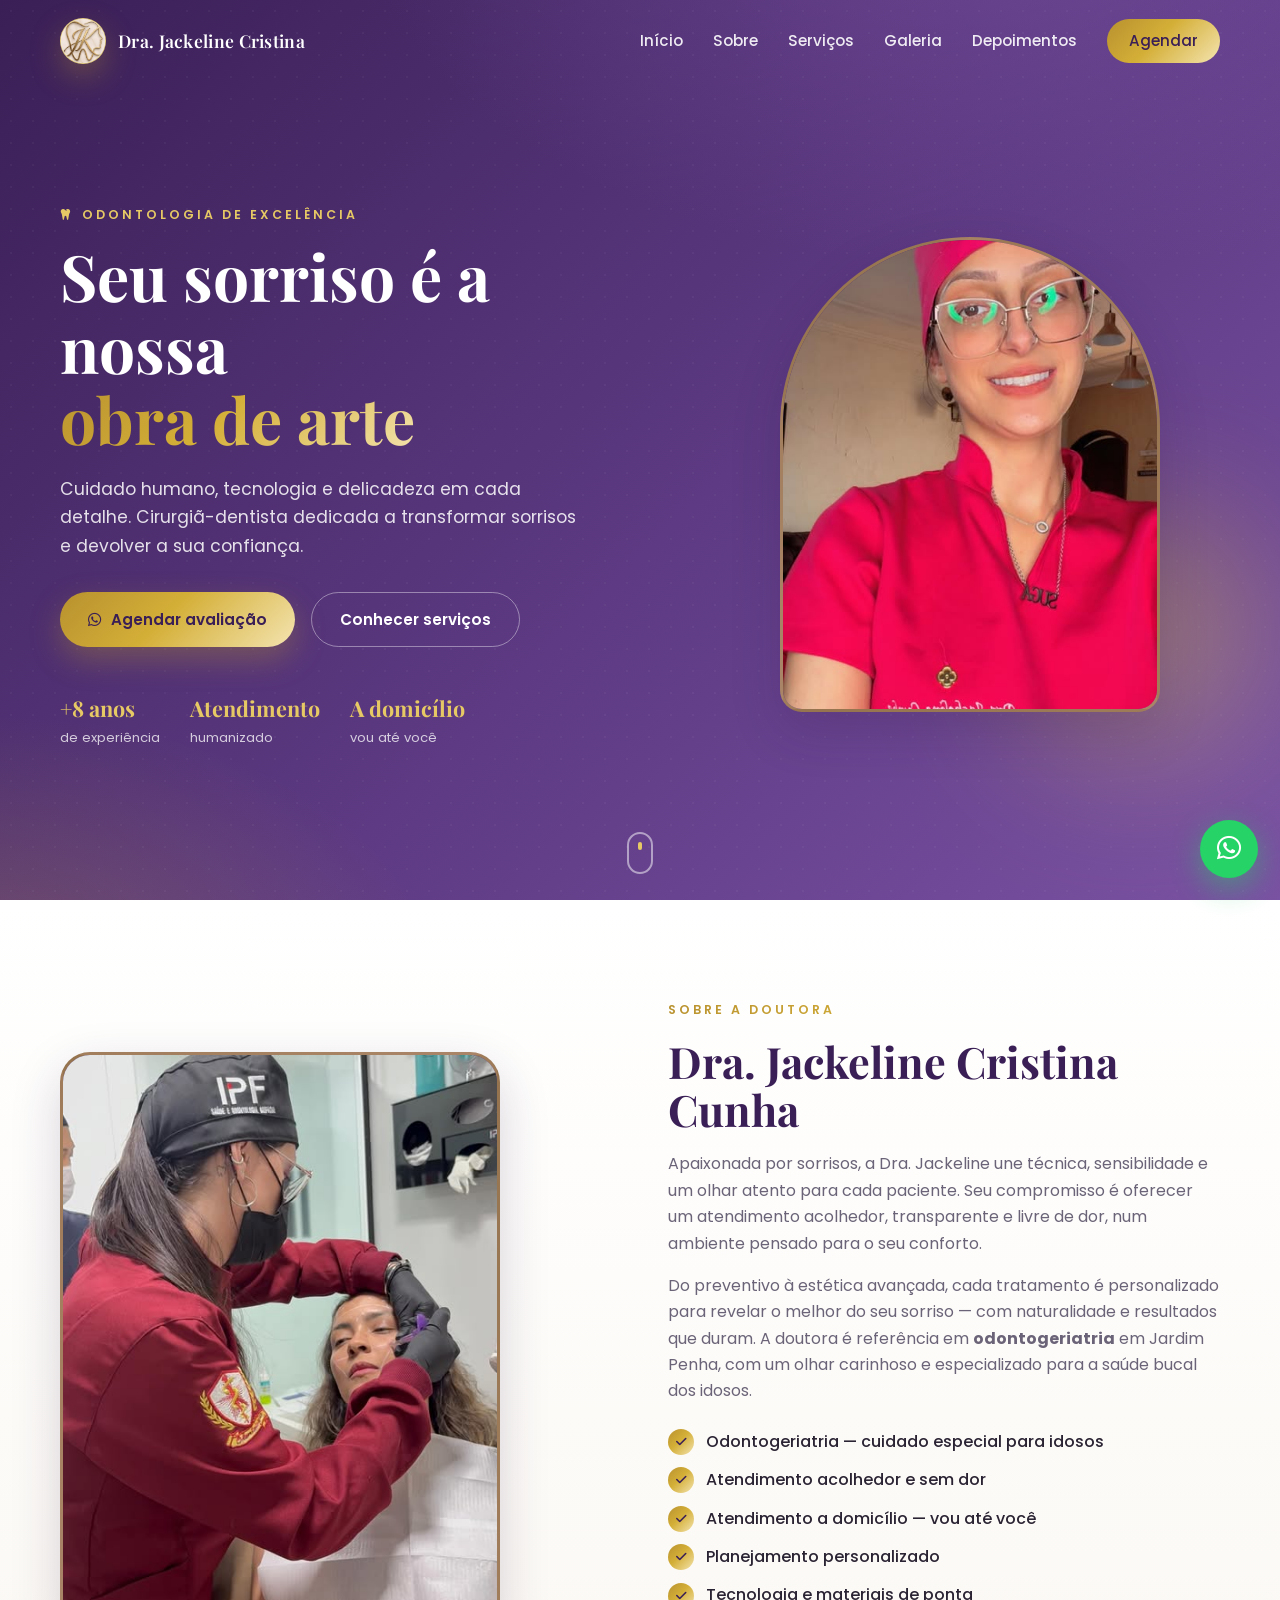
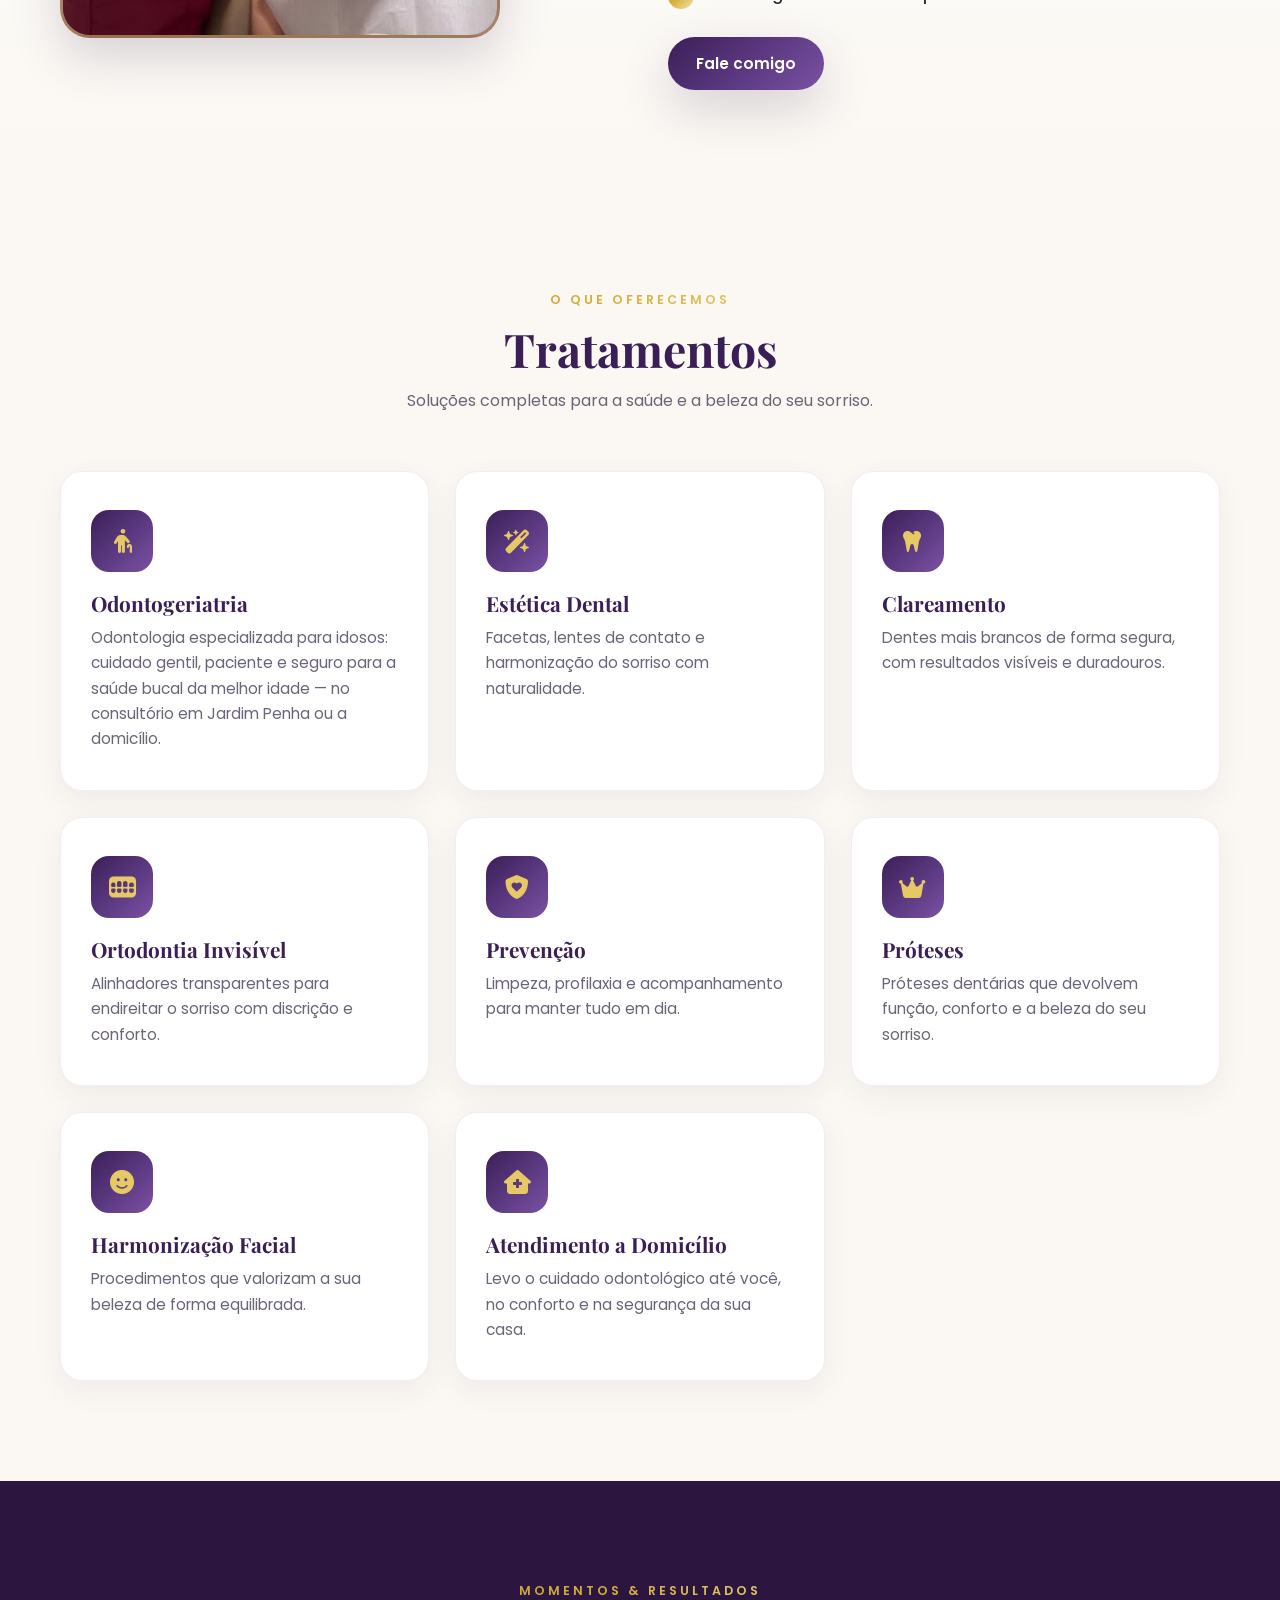
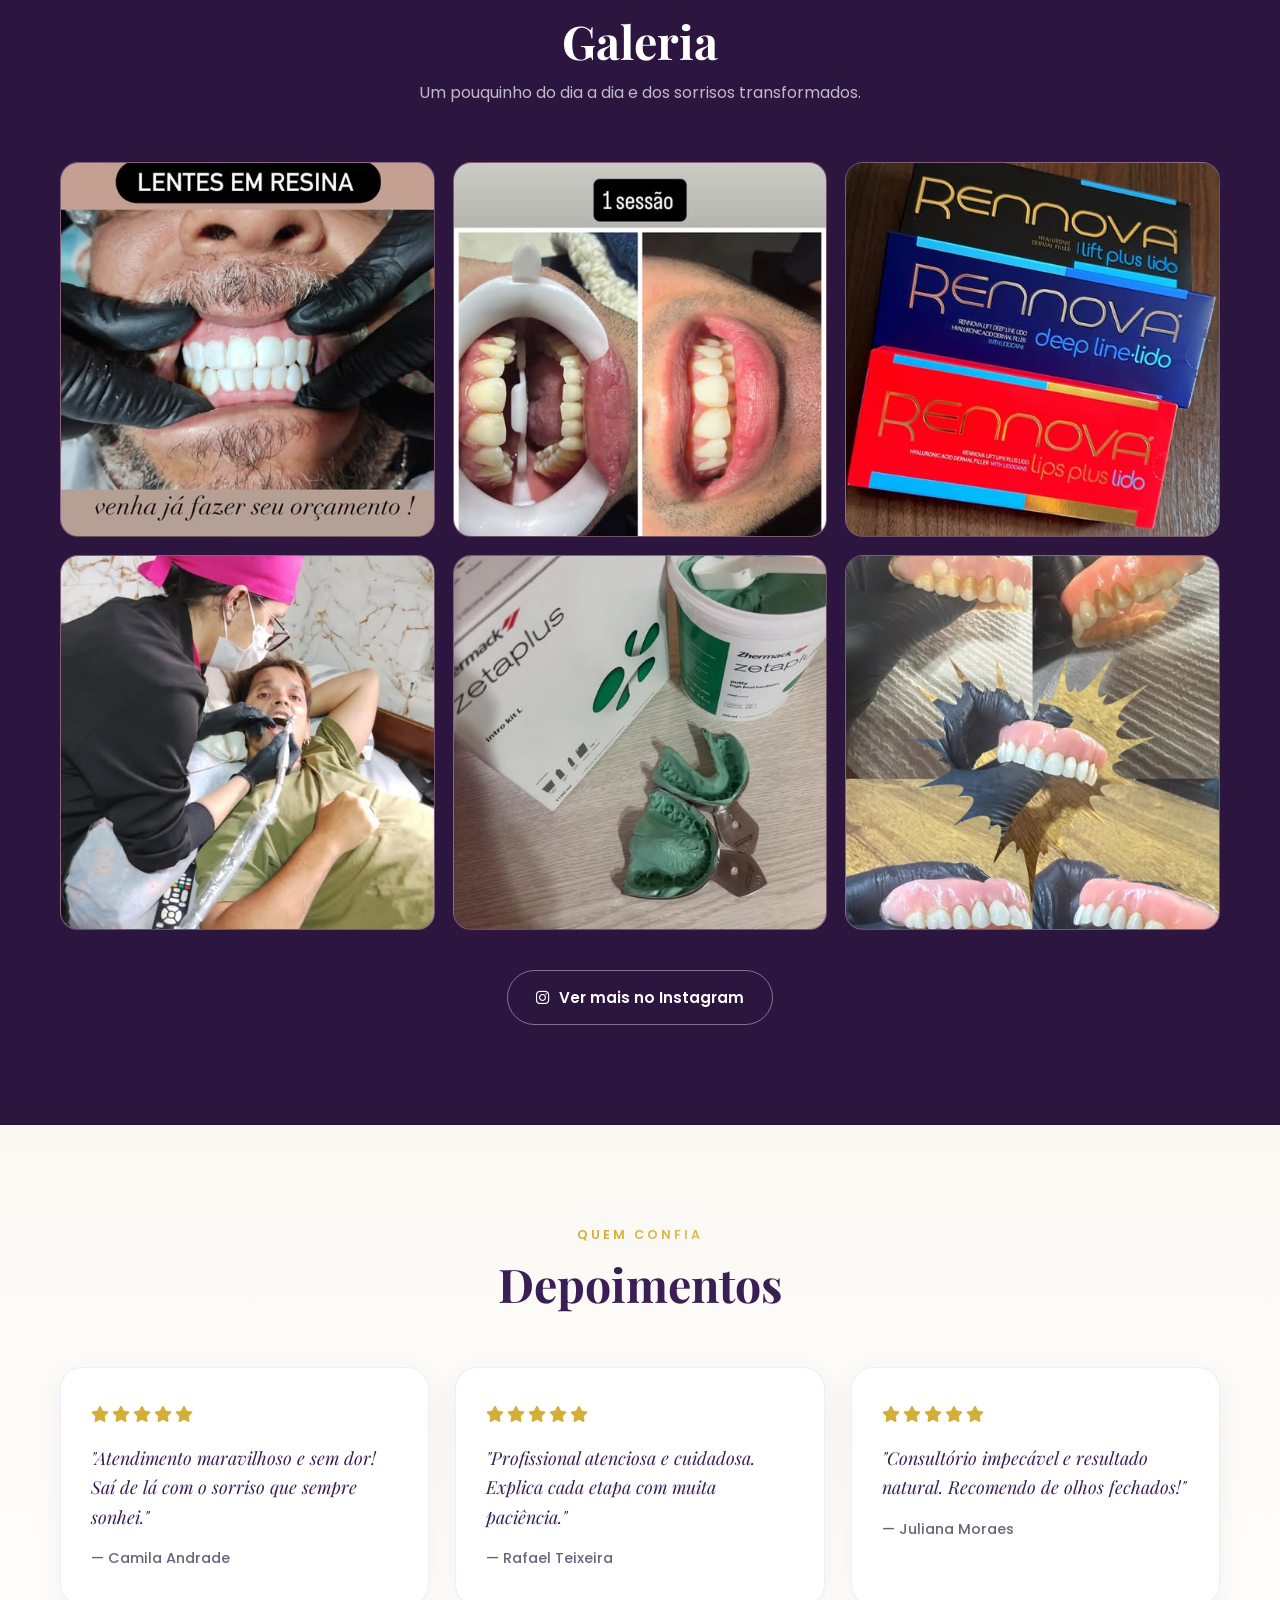
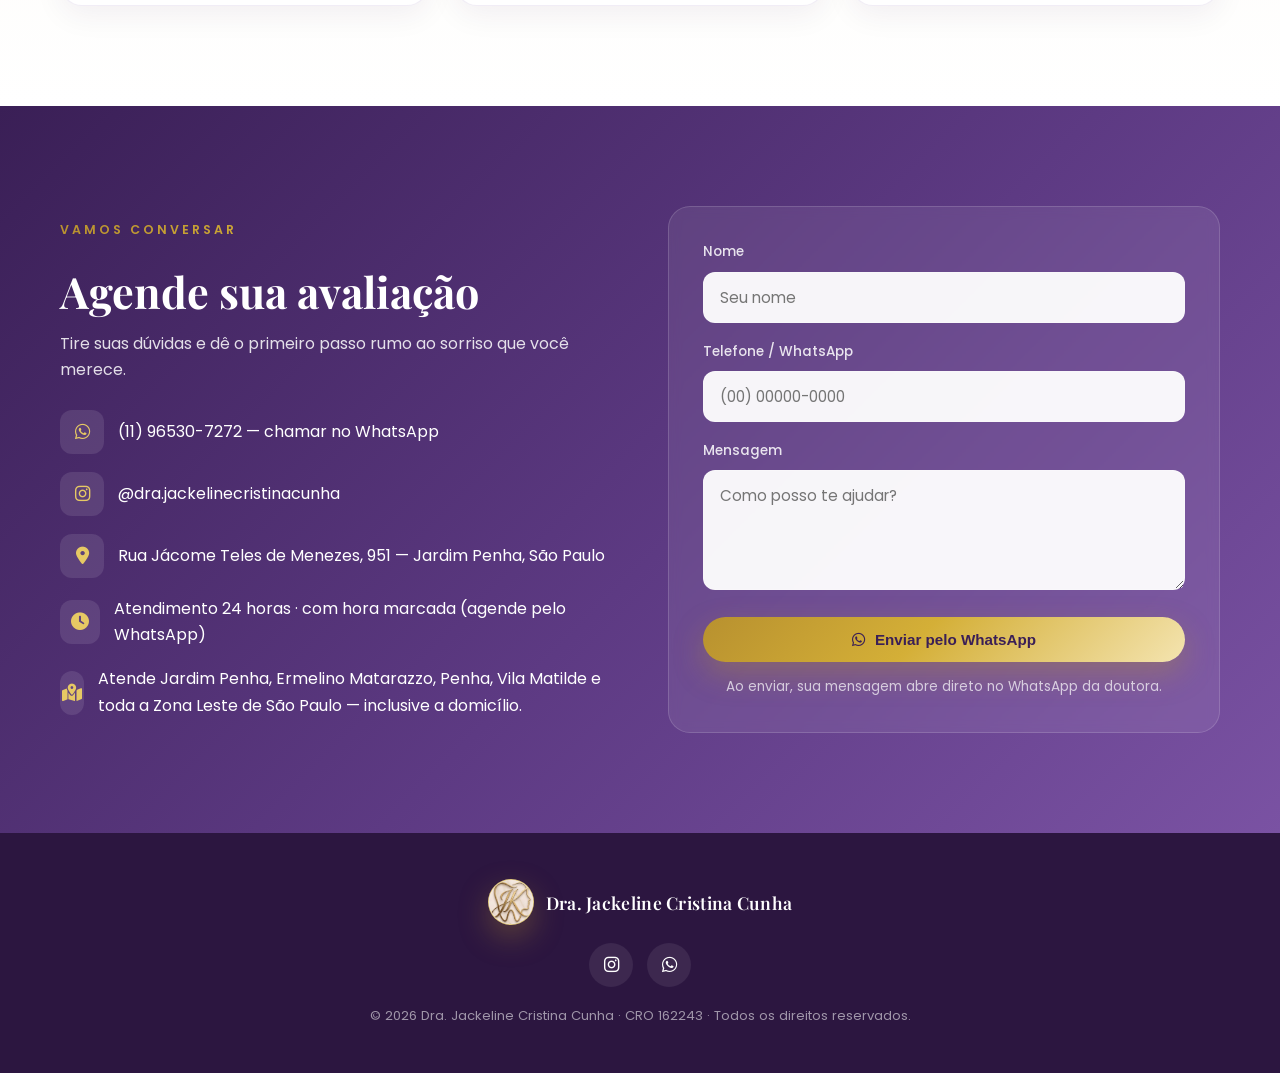
<file: index.html>
<!DOCTYPE html>
<html lang="pt-BR">
<head>
  <meta charset="UTF-8" />
  <meta name="viewport" content="width=device-width, initial-scale=1.0" />

  <!-- Google tag (gtag.js) -->
  <script async src="https://www.googletagmanager.com/gtag/js?id=G-6103QM0KG5"></script>
  <script>
    window.dataLayer = window.dataLayer || [];
    function gtag(){dataLayer.push(arguments);}
    gtag('js', new Date());
    gtag('config', 'G-6103QM0KG5');
  </script>
  <title>Odontogeriatria e Dentista em Jardim Penha, SP | Dra. Jackeline Cunha</title>
  <meta name="description" content="Odontogeriatria (odontologia para idosos) e dentista em Jardim Penha, Ermelino Matarazzo e Penha (Zona Leste de São Paulo). Dra. Jackeline Cristina Cunha: atendimento odontológico para idosos, estética dental, clareamento, ortodontia invisível, próteses e harmonização facial, com atendimento a domicílio e 24 horas. Agende pelo WhatsApp!" />
  <meta name="keywords" content="odontogeriatria, odontogeriatria Jardim Penha, odontogeriatria São Paulo, dentista para idosos, dentista geriátrico, odontologia geriátrica, atendimento odontológico para idosos, dentista Jardim Penha, dentista Ermelino Matarazzo, dentista Penha, dentista Vila Matilde, dentista zona leste, dentista São Paulo, dentista perto de mim, dentista 24 horas, dentista a domicílio, clareamento dental, lentes de contato dental, ortodontia invisível, prótese dentária, harmonização facial, Dra. Jackeline Cunha, JK Odontologia" />
  <meta name="author" content="Dra. Jackeline Cristina Cunha" />
  <meta name="robots" content="index, follow, max-image-preview:large" />
  <meta name="theme-color" content="#4a2b6b" />
  <link rel="canonical" href="https://drajackelinecunha.com.br/" />

  <!-- Geo (SEO local) -->
  <meta name="geo.region" content="BR-SP" />
  <meta name="geo.placename" content="Jardim Penha, São Paulo" />
  <meta name="geo.position" content="-23.5047324;-46.4924252" />
  <meta name="ICBM" content="-23.5047324, -46.4924252" />

  <!-- Open Graph -->
  <meta property="og:title" content="Odontogeriatria e Dentista em Jardim Penha, SP | Dra. Jackeline Cunha" />
  <meta property="og:description" content="Odontogeriatria (odontologia para idosos), estética dental, clareamento, ortodontia invisível, próteses e harmonização facial. Atendimento humanizado, a domicílio e 24h. Agende pelo WhatsApp!" />
  <meta property="og:type" content="website" />
  <meta property="og:url" content="https://drajackelinecunha.com.br/" />
  <meta property="og:site_name" content="Dra. Jackeline Cristina Cunha - JK Odontologia" />
  <meta property="og:locale" content="pt_BR" />
  <meta property="og:image" content="https://drajackelinecunha.com.br/assets/img/dra.jpg" />
  <meta name="twitter:card" content="summary_large_image" />
  <meta name="twitter:title" content="Odontogeriatria e Dentista em Jardim Penha, SP | Dra. Jackeline Cunha" />
  <meta name="twitter:description" content="Odontogeriatria (odontologia para idosos), estética e saúde bucal. Atendimento humanizado, a domicílio e 24h em São Paulo." />
  <meta name="twitter:image" content="https://drajackelinecunha.com.br/assets/img/dra.jpg" />

  <!-- Dados estruturados: Dentista (SEO local) -->
  <script type="application/ld+json">
  {
    "@context": "https://schema.org",
    "@type": "Dentist",
    "name": "Dra. Jackeline Cristina Cunha - JK Odontologia e Estética",
    "image": "https://drajackelinecunha.com.br/assets/img/dra.jpg",
    "logo": "https://drajackelinecunha.com.br/assets/img/logo-jk.png",
    "@id": "https://drajackelinecunha.com.br/",
    "url": "https://drajackelinecunha.com.br/",
    "telephone": "+55-11-96530-7272",
    "priceRange": "$$",
    "currenciesAccepted": "BRL",
    "description": "Odontogeriatria (odontologia para idosos) e clínica geral em Jardim Penha, São Paulo. Estética dental, clareamento, ortodontia invisível, próteses e harmonização facial, com atendimento a domicílio.",
    "medicalSpecialty": "Dentistry",
    "knowsAbout": ["Odontogeriatria", "Odontologia para idosos", "Atendimento odontológico a domicílio"],
    "address": {
      "@type": "PostalAddress",
      "streetAddress": "Rua Jácome Teles de Menezes, 951",
      "addressLocality": "São Paulo",
      "addressRegion": "SP",
      "postalCode": "03759-030",
      "addressCountry": "BR"
    },
    "areaServed": [
      { "@type": "Place", "name": "Jardim Penha, São Paulo" },
      { "@type": "Place", "name": "Ermelino Matarazzo, São Paulo" },
      { "@type": "Place", "name": "Penha, São Paulo" },
      { "@type": "Place", "name": "Vila Matilde, São Paulo" },
      { "@type": "Place", "name": "Zona Leste de São Paulo" },
      { "@type": "City", "name": "São Paulo" }
    ],
    "geo": { "@type": "GeoCoordinates", "latitude": -23.5047324, "longitude": -46.4924252 },
    "openingHoursSpecification": {
      "@type": "OpeningHoursSpecification",
      "dayOfWeek": ["Monday","Tuesday","Wednesday","Thursday","Friday","Saturday","Sunday"],
      "opens": "00:00",
      "closes": "23:59"
    },
    "sameAs": ["https://www.instagram.com/dra.jackelinecristinacunha/"],
    "availableService": [
      { "@type": "MedicalProcedure", "name": "Odontogeriatria (odontologia para idosos)" },
      { "@type": "MedicalProcedure", "name": "Estética Dental" },
      { "@type": "MedicalProcedure", "name": "Clareamento Dental" },
      { "@type": "MedicalProcedure", "name": "Ortodontia Invisível" },
      { "@type": "MedicalProcedure", "name": "Prevenção e Limpeza" },
      { "@type": "MedicalProcedure", "name": "Próteses Dentárias" },
      { "@type": "MedicalProcedure", "name": "Harmonização Facial" },
      { "@type": "MedicalProcedure", "name": "Atendimento Odontológico a Domicílio" }
    ]
  }
  </script>

  <link rel="preconnect" href="https://fonts.googleapis.com" />
  <link rel="preconnect" href="https://fonts.gstatic.com" crossorigin />
  <link href="https://fonts.googleapis.com/css2?family=Cormorant+Garamond:wght@500;600;700&family=Playfair+Display:wght@500;600;700;800&family=Poppins:wght@300;400;500;600&display=swap" rel="stylesheet" />
  <link rel="stylesheet" href="https://cdnjs.cloudflare.com/ajax/libs/font-awesome/6.5.1/css/all.min.css" />
  <link rel="stylesheet" href="css/styles.css" />
  <link rel="icon" href="assets/img/favicon.png" type="image/png" />
  <link rel="apple-touch-icon" href="assets/img/favicon.png" />
</head>
<body>

  <!-- ===== NAVBAR ===== -->
  <header class="navbar" id="navbar">
    <div class="container nav-inner">
      <a href="#inicio" class="brand">
        <span class="brand-mark"><img src="assets/img/logo-jk.png" alt="Logo JK Odontologia" /></span>
        <span class="brand-text">Dra. Jackeline Cristina</span>
      </a>
      <nav class="nav-links" id="navLinks">
        <a href="#inicio">Início</a>
        <a href="#sobre">Sobre</a>
        <a href="#servicos">Serviços</a>
        <a href="#galeria">Galeria</a>
        <a href="#depoimentos">Depoimentos</a>
        <a href="#contato" class="nav-cta">Agendar</a>
      </nav>
      <button class="nav-toggle" id="navToggle" aria-label="Abrir menu">
        <span></span><span></span><span></span>
      </button>
    </div>
  </header>

  <!-- ===== HERO ===== -->
  <section class="hero" id="inicio">
    <div class="hero-bg"></div>
    <div class="container hero-inner">
      <div class="hero-content reveal">
        <p class="eyebrow"><i class="fa-solid fa-tooth"></i> Odontologia de excelência</p>
        <h1>Seu sorriso é a nossa<br /><span class="gold">obra de arte</span></h1>
        <p class="lead">
          Cuidado humano, tecnologia e delicadeza em cada detalhe.
          Cirurgiã-dentista dedicada a transformar sorrisos e devolver a sua confiança.
        </p>
        <div class="hero-actions">
          <a href="#contato" class="btn btn-gold"><i class="fa-brands fa-whatsapp"></i> Agendar avaliação</a>
          <a href="#servicos" class="btn btn-ghost">Conhecer serviços</a>
        </div>
        <div class="hero-badges">
          <div><strong>+8 anos</strong><span>de experiência</span></div>
          <div><strong>Atendimento</strong><span>humanizado</span></div>
          <div><strong>A domicílio</strong><span>vou até você</span></div>
        </div>
      </div>
      <div class="hero-photo reveal">
        <div class="photo-frame">
          <img src="assets/img/dra.jpg" alt="Dra. Jackeline Cristina Cunha" onerror="this.classList.add('img-missing')" />
        </div>
        <div class="hero-glow"></div>
      </div>
    </div>
    <a href="#sobre" class="scroll-hint" aria-label="Rolar para baixo"><span></span></a>
  </section>

  <!-- ===== SOBRE ===== -->
  <section class="section sobre" id="sobre">
    <div class="container grid-2">
      <div class="sobre-img reveal">
        <div class="photo-frame tall">
          <img src="assets/img/sobre.jpg" alt="Dra. Jackeline no consultório" onerror="this.classList.add('img-missing')" />
        </div>
      </div>
      <div class="sobre-text reveal">
        <p class="eyebrow gold">Sobre a doutora</p>
        <h2>Dra. Jackeline Cristina Cunha</h2>
        <p>
          Apaixonada por sorrisos, a Dra. Jackeline une técnica, sensibilidade e um
          olhar atento para cada paciente. Seu compromisso é oferecer um atendimento
          acolhedor, transparente e livre de dor, num ambiente pensado para o seu conforto.
        </p>
        <p>
          Do preventivo à estética avançada, cada tratamento é personalizado para
          revelar o melhor do seu sorriso — com naturalidade e resultados que duram.
          A doutora é referência em <strong>odontogeriatria</strong> em Jardim Penha,
          com um olhar carinhoso e especializado para a saúde bucal dos idosos.
        </p>
        <ul class="check-list">
          <li><i class="fa-solid fa-check"></i> Odontogeriatria — cuidado especial para idosos</li>
          <li><i class="fa-solid fa-check"></i> Atendimento acolhedor e sem dor</li>
          <li><i class="fa-solid fa-check"></i> Atendimento a domicílio — vou até você</li>
          <li><i class="fa-solid fa-check"></i> Planejamento personalizado</li>
          <li><i class="fa-solid fa-check"></i> Tecnologia e materiais de ponta</li>
        </ul>
        <a href="#contato" class="btn btn-purple">Fale comigo</a>
      </div>
    </div>
  </section>

  <!-- ===== SERVIÇOS ===== -->
  <section class="section servicos" id="servicos">
    <div class="container">
      <div class="section-head reveal">
        <p class="eyebrow gold">O que oferecemos</p>
        <h2>Tratamentos</h2>
        <p class="section-sub">Soluções completas para a saúde e a beleza do seu sorriso.</p>
      </div>
      <div class="cards">
        <article class="card reveal">
          <div class="card-icon"><i class="fa-solid fa-person-cane"></i></div>
          <h3>Odontogeriatria</h3>
          <p>Odontologia especializada para idosos: cuidado gentil, paciente e seguro para a saúde bucal da melhor idade — no consultório em Jardim Penha ou a domicílio.</p>
        </article>
        <article class="card reveal">
          <div class="card-icon"><i class="fa-solid fa-wand-magic-sparkles"></i></div>
          <h3>Estética Dental</h3>
          <p>Facetas, lentes de contato e harmonização do sorriso com naturalidade.</p>
        </article>
        <article class="card reveal">
          <div class="card-icon"><i class="fa-solid fa-tooth"></i></div>
          <h3>Clareamento</h3>
          <p>Dentes mais brancos de forma segura, com resultados visíveis e duradouros.</p>
        </article>
        <article class="card reveal">
          <div class="card-icon"><i class="fa-solid fa-teeth"></i></div>
          <h3>Ortodontia Invisível</h3>
          <p>Alinhadores transparentes para endireitar o sorriso com discrição e conforto.</p>
        </article>
        <article class="card reveal">
          <div class="card-icon"><i class="fa-solid fa-shield-heart"></i></div>
          <h3>Prevenção</h3>
          <p>Limpeza, profilaxia e acompanhamento para manter tudo em dia.</p>
        </article>
        <article class="card reveal">
          <div class="card-icon"><i class="fa-solid fa-crown"></i></div>
          <h3>Próteses</h3>
          <p>Próteses dentárias que devolvem função, conforto e a beleza do seu sorriso.</p>
        </article>
        <article class="card reveal">
          <div class="card-icon"><i class="fa-solid fa-face-smile"></i></div>
          <h3>Harmonização Facial</h3>
          <p>Procedimentos que valorizam a sua beleza de forma equilibrada.</p>
        </article>
        <article class="card reveal">
          <div class="card-icon"><i class="fa-solid fa-house-medical"></i></div>
          <h3>Atendimento a Domicílio</h3>
          <p>Levo o cuidado odontológico até você, no conforto e na segurança da sua casa.</p>
        </article>
      </div>
    </div>
  </section>

  <!-- ===== GALERIA ===== -->
  <section class="section galeria" id="galeria">
    <div class="container">
      <div class="section-head reveal">
        <p class="eyebrow gold">Momentos & resultados</p>
        <h2>Galeria</h2>
        <p class="section-sub">Um pouquinho do dia a dia e dos sorrisos transformados.</p>
      </div>
      <div class="gallery">
        <figure class="reveal"><img src="assets/img/galeria-1.jpg" alt="Lentes de contato dental em resina - Dra. Jackeline Cunha" onerror="this.classList.add('img-missing')" /></figure>
        <figure class="reveal"><img src="assets/img/galeria-2.jpg" alt="Clareamento dental antes e depois" onerror="this.classList.add('img-missing')" /></figure>
        <figure class="reveal"><img src="assets/img/galeria-3.jpg" alt="Harmonização facial no consultório" onerror="this.classList.add('img-missing')" /></figure>
        <figure class="reveal"><img src="assets/img/galeria-4.jpg" alt="Atendimento odontológico ao paciente" onerror="this.classList.add('img-missing')" /></figure>
        <figure class="reveal"><img src="assets/img/galeria-5.jpg" alt="Alinhadores de ortodontia invisível" onerror="this.classList.add('img-missing')" /></figure>
        <figure class="reveal"><img src="assets/img/galeria-6.jpg" alt="Prótese dentária" onerror="this.classList.add('img-missing')" /></figure>
      </div>
      <div class="galeria-cta reveal">
        <a href="https://www.instagram.com/dra.jackelinecristinacunha/" target="_blank" rel="noopener" class="btn btn-ghost">
          <i class="fa-brands fa-instagram"></i> Ver mais no Instagram
        </a>
      </div>
    </div>
  </section>

  <!-- ===== DEPOIMENTOS ===== -->
  <section class="section depoimentos" id="depoimentos">
    <div class="container">
      <div class="section-head reveal">
        <p class="eyebrow gold">Quem confia</p>
        <h2>Depoimentos</h2>
      </div>
      <div class="cards">
        <blockquote class="quote reveal">
          <div class="stars"><i class="fa-solid fa-star"></i><i class="fa-solid fa-star"></i><i class="fa-solid fa-star"></i><i class="fa-solid fa-star"></i><i class="fa-solid fa-star"></i></div>
          <p>"Atendimento maravilhoso e sem dor! Saí de lá com o sorriso que sempre sonhei."</p>
          <footer>— Camila Andrade</footer>
        </blockquote>
        <blockquote class="quote reveal">
          <div class="stars"><i class="fa-solid fa-star"></i><i class="fa-solid fa-star"></i><i class="fa-solid fa-star"></i><i class="fa-solid fa-star"></i><i class="fa-solid fa-star"></i></div>
          <p>"Profissional atenciosa e cuidadosa. Explica cada etapa com muita paciência."</p>
          <footer>— Rafael Teixeira</footer>
        </blockquote>
        <blockquote class="quote reveal">
          <div class="stars"><i class="fa-solid fa-star"></i><i class="fa-solid fa-star"></i><i class="fa-solid fa-star"></i><i class="fa-solid fa-star"></i><i class="fa-solid fa-star"></i></div>
          <p>"Consultório impecável e resultado natural. Recomendo de olhos fechados!"</p>
          <footer>— Juliana Moraes</footer>
        </blockquote>
      </div>
    </div>
  </section>

  <!-- ===== CONTATO ===== -->
  <section class="section contato" id="contato">
    <div class="container grid-2">
      <div class="contato-text reveal">
        <p class="eyebrow gold">Vamos conversar</p>
        <h2>Agende sua avaliação</h2>
        <p>Tire suas dúvidas e dê o primeiro passo rumo ao sorriso que você merece.</p>
        <ul class="contact-list">
          <li>
            <i class="fa-brands fa-whatsapp"></i>
            <a href="https://wa.me/5511965307272?text=Ol%C3%A1%2C%20gostaria%20de%20agendar%20uma%20avalia%C3%A7%C3%A3o" target="_blank" rel="noopener">(11) 96530-7272 — chamar no WhatsApp</a>
          </li>
          <li>
            <i class="fa-brands fa-instagram"></i>
            <a href="https://www.instagram.com/dra.jackelinecristinacunha/" target="_blank" rel="noopener">@dra.jackelinecristinacunha</a>
          </li>
          <li>
            <i class="fa-solid fa-location-dot"></i>
            <a href="https://www.google.com/maps/search/?api=1&query=Rua+J%C3%A1come+Teles+de+Menezes+951+Jardim+Penha+S%C3%A3o+Paulo+03759-030" target="_blank" rel="noopener">Rua Jácome Teles de Menezes, 951 — Jardim Penha, São Paulo</a>
          </li>
          <li>
            <i class="fa-solid fa-clock"></i>
            <span>Atendimento 24 horas · com hora marcada (agende pelo WhatsApp)</span>
          </li>
          <li>
            <i class="fa-solid fa-map-location-dot"></i>
            <span>Atende Jardim Penha, Ermelino Matarazzo, Penha, Vila Matilde e toda a Zona Leste de São Paulo — inclusive a domicílio.</span>
          </li>
        </ul>
      </div>
      <form class="contato-form reveal" id="waForm" data-phone="5511965307272">
        <div class="field">
          <label for="nome">Nome</label>
          <input type="text" id="nome" name="nome" placeholder="Seu nome" required />
        </div>
        <div class="field">
          <label for="telefone">Telefone / WhatsApp</label>
          <input type="tel" id="telefone" name="telefone" placeholder="(00) 00000-0000" required />
        </div>
        <div class="field">
          <label for="mensagem">Mensagem</label>
          <textarea id="mensagem" name="mensagem" rows="4" placeholder="Como posso te ajudar?"></textarea>
        </div>
        <button type="submit" class="btn btn-gold full"><i class="fa-brands fa-whatsapp"></i> Enviar pelo WhatsApp</button>
        <p class="form-hint">Ao enviar, sua mensagem abre direto no WhatsApp da doutora.</p>
      </form>
    </div>
  </section>

  <!-- ===== FOOTER ===== -->
  <footer class="footer">
    <div class="container footer-inner">
      <div class="brand">
        <span class="brand-mark"><img src="assets/img/logo-jk.png" alt="Logo JK Odontologia" /></span>
        <span class="brand-text">Dra. Jackeline Cristina Cunha</span>
      </div>
      <div class="social">
        <a href="https://www.instagram.com/dra.jackelinecristinacunha/" target="_blank" rel="noopener" aria-label="Instagram"><i class="fa-brands fa-instagram"></i></a>
        <a href="https://wa.me/5511965307272" target="_blank" rel="noopener" aria-label="WhatsApp"><i class="fa-brands fa-whatsapp"></i></a>
      </div>
      <p class="copy">© <span id="year"></span> Dra. Jackeline Cristina Cunha · CRO 162243 · Todos os direitos reservados.</p>
    </div>
  </footer>

  <!-- WhatsApp flutuante -->
  <a href="https://wa.me/5511965307272?text=Ol%C3%A1%2C%20gostaria%20de%20agendar%20uma%20avalia%C3%A7%C3%A3o" class="whats-float" target="_blank" rel="noopener" aria-label="Falar no WhatsApp">
    <i class="fa-brands fa-whatsapp"></i>
  </a>

  <script src="js/main.js"></script>
</body>
</html>
</file>
<file: css/styles.css>
/* ===== VARIÁVEIS / TEMA ===== */
:root {
  --purple-900: #2c1640;
  --purple-800: #3a1f56;
  --purple-700: #4a2b6b;
  --purple-600: #5d3a83;
  --purple-500: #7a52a3;
  --purple-300: #b79bd6;
  --gold-600: #b8912f;
  --gold-500: #d4af37;
  --gold-400: #e6c964;
  --gold-200: #f4e4b0;
  --cream: #fbf8f3;
  --ink: #2a2333;
  --muted: #6b6478;
  --white: #ffffff;

  --grad-purple: linear-gradient(135deg, #3a1f56 0%, #5d3a83 55%, #7a52a3 100%);
  --grad-gold: linear-gradient(135deg, #b8912f 0%, #d4af37 45%, #f4e4b0 100%);
  --shadow-soft: 0 18px 50px rgba(44, 22, 64, 0.18);
  --shadow-gold: 0 12px 30px rgba(184, 145, 47, 0.35);
  --radius: 22px;
  --maxw: 1160px;
  --font-head: "Playfair Display", "Cormorant Garamond", serif;
  --font-body: "Poppins", system-ui, sans-serif;
}

* { margin: 0; padding: 0; box-sizing: border-box; }
html { scroll-behavior: smooth; }
body {
  font-family: var(--font-body);
  color: var(--ink);
  background: var(--cream);
  line-height: 1.65;
  overflow-x: hidden;
}
img { max-width: 100%; display: block; }
a { text-decoration: none; color: inherit; }
ul { list-style: none; }

.container { width: min(92%, var(--maxw)); margin-inline: auto; }

h1, h2, h3 { font-family: var(--font-head); line-height: 1.12; font-weight: 700; }

.eyebrow {
  text-transform: uppercase;
  letter-spacing: 3px;
  font-size: 0.78rem;
  font-weight: 600;
  color: var(--purple-500);
  margin-bottom: 14px;
}
.eyebrow.gold { color: var(--gold-600); }
.gold {
  background: var(--grad-gold);
  -webkit-background-clip: text;
  background-clip: text;
  -webkit-text-fill-color: transparent;
}

/* ===== BOTÕES ===== */
.btn {
  display: inline-flex;
  align-items: center;
  gap: 10px;
  padding: 14px 28px;
  border-radius: 999px;
  font-weight: 600;
  font-size: 0.95rem;
  cursor: pointer;
  border: none;
  transition: transform .25s ease, box-shadow .25s ease, background .25s ease;
}
.btn:hover { transform: translateY(-3px); }
.btn-gold { background: var(--grad-gold); color: #3a1f56; box-shadow: var(--shadow-gold); }
.btn-gold:hover { box-shadow: 0 16px 38px rgba(184,145,47,.5); }
.btn-purple { background: var(--grad-purple); color: #fff; box-shadow: var(--shadow-soft); }
.btn-ghost {
  background: transparent;
  color: var(--purple-700);
  border: 1.5px solid var(--purple-300);
}
.btn-ghost:hover { background: var(--purple-700); color: #fff; border-color: var(--purple-700); }
.btn.full { width: 100%; justify-content: center; }

/* ===== NAVBAR ===== */
.navbar {
  position: fixed;
  inset: 0 0 auto 0;
  z-index: 100;
  padding: 18px 0;
  transition: background .3s ease, padding .3s ease, box-shadow .3s ease;
}
.navbar.scrolled {
  background: rgba(44, 22, 64, 0.92);
  backdrop-filter: blur(10px);
  padding: 12px 0;
  box-shadow: 0 8px 30px rgba(0,0,0,.18);
}
.nav-inner { display: flex; align-items: center; justify-content: space-between; }
.brand { display: flex; align-items: center; gap: 12px; color: #fff; }
.brand-mark {
  display: grid; place-items: center;
  width: 46px; height: 46px;
  border-radius: 50%;
  overflow: hidden;
  background: var(--cream);
  border: 1.5px solid rgba(212, 175, 55, 0.6);
  box-shadow: var(--shadow-gold);
}
.brand-mark img { width: 100%; height: 100%; object-fit: cover; }
.brand-text { font-family: var(--font-head); font-weight: 600; font-size: 1.1rem; letter-spacing: .3px; }
.nav-links { display: flex; align-items: center; gap: 30px; }
.nav-links a { color: rgba(255,255,255,.9); font-weight: 500; font-size: .95rem; position: relative; }
.nav-links a:not(.nav-cta)::after {
  content: ""; position: absolute; left: 0; bottom: -6px;
  width: 0; height: 2px; background: var(--grad-gold); transition: width .3s ease;
}
.nav-links a:not(.nav-cta):hover::after { width: 100%; }
.nav-cta {
  background: var(--grad-gold);
  color: var(--purple-800) !important;
  padding: 9px 22px; border-radius: 999px; font-weight: 600;
}
.nav-toggle { display: none; flex-direction: column; gap: 5px; background: none; border: none; cursor: pointer; }
.nav-toggle span { width: 26px; height: 2px; background: #fff; border-radius: 2px; transition: .3s; }

/* ===== HERO ===== */
.hero {
  position: relative;
  min-height: 100vh;
  display: flex;
  align-items: center;
  padding: 130px 0 80px;
  overflow: hidden;
}
.hero-bg {
  position: absolute; inset: 0; z-index: -2;
  background:
    radial-gradient(1100px 600px at 80% -10%, rgba(122,82,163,.55), transparent 60%),
    radial-gradient(800px 500px at 0% 110%, rgba(212,175,55,.22), transparent 55%),
    var(--grad-purple);
}
.hero-bg::after {
  content: ""; position: absolute; inset: 0;
  background-image: radial-gradient(rgba(255,255,255,.06) 1px, transparent 1px);
  background-size: 22px 22px;
  opacity: .6;
}
.hero-inner { display: grid; grid-template-columns: 1.1fr .9fr; gap: 50px; align-items: center; }
.hero-content { color: #fff; }
.hero-content .eyebrow { color: var(--gold-400); display: inline-flex; align-items: center; gap: 8px; }
.hero h1 { font-size: clamp(2.4rem, 5vw, 4rem); margin-bottom: 20px; }
.lead { color: rgba(255,255,255,.85); font-size: 1.08rem; max-width: 520px; margin-bottom: 32px; }
.hero-actions { display: flex; flex-wrap: wrap; gap: 16px; margin-bottom: 44px; }
.hero-actions .btn-ghost { color: #fff; border-color: rgba(255,255,255,.4); }
.hero-actions .btn-ghost:hover { background: #fff; color: var(--purple-700); }
.hero-badges { display: flex; gap: 30px; flex-wrap: wrap; }
.hero-badges div { display: flex; flex-direction: column; }
.hero-badges strong { font-family: var(--font-head); font-size: 1.35rem; color: var(--gold-400); }
.hero-badges span { font-size: .82rem; color: rgba(255,255,255,.75); }

.hero-photo { position: relative; display: grid; place-items: center; }
.photo-frame {
  position: relative;
  width: 100%;
  max-width: 380px;
  aspect-ratio: 4 / 5;
  border-radius: 260px 260px 30px 30px;
  overflow: hidden;
  border: 3px solid rgba(212,175,55,.55);
  box-shadow: var(--shadow-soft);
  background: linear-gradient(135deg, #4a2b6b, #7a52a3);
}
.photo-frame.tall { aspect-ratio: 3 / 4; border-radius: 30px; max-width: 440px; }
.photo-frame img { width: 100%; height: 100%; object-fit: cover; }
.hero-glow {
  position: absolute; inset: auto -30px -30px auto;
  width: 220px; height: 220px; border-radius: 50%;
  background: var(--grad-gold); filter: blur(80px); opacity: .5; z-index: -1;
}

/* imagem faltando -> mostra fundo elegante */
.img-missing { opacity: 0; }

.scroll-hint {
  position: absolute; bottom: 26px; left: 50%; transform: translateX(-50%);
  width: 26px; height: 42px; border: 2px solid rgba(255,255,255,.5); border-radius: 14px;
}
.scroll-hint span {
  position: absolute; top: 8px; left: 50%; transform: translateX(-50%);
  width: 4px; height: 8px; background: var(--gold-400); border-radius: 2px;
  animation: scroll 1.6s infinite;
}
@keyframes scroll { 0% { opacity: 0; top: 8px; } 40% { opacity: 1; } 80% { opacity: 0; top: 24px; } }

/* ===== SEÇÕES ===== */
.section { padding: 100px 0; }
.section-head { text-align: center; max-width: 640px; margin: 0 auto 56px; }
.section-head h2 { font-size: clamp(2rem, 4vw, 2.9rem); color: var(--purple-800); }
.section-sub { color: var(--muted); margin-top: 12px; }
.grid-2 { display: grid; grid-template-columns: 1fr 1fr; gap: 56px; align-items: center; }

/* ===== SOBRE ===== */
.sobre { background: linear-gradient(180deg, #fff 0%, var(--cream) 100%); }
.sobre-text h2 { font-size: clamp(1.9rem, 3.5vw, 2.7rem); color: var(--purple-800); margin-bottom: 18px; }
.sobre-text p { color: var(--muted); margin-bottom: 16px; }
.check-list { margin: 24px 0 28px; display: grid; gap: 12px; }
.check-list li { display: flex; align-items: center; gap: 12px; font-weight: 500; color: var(--ink); }
.check-list i {
  display: grid; place-items: center; width: 26px; height: 26px; border-radius: 50%;
  background: var(--grad-gold); color: var(--purple-800); font-size: .75rem;
}

/* ===== CARDS ===== */
.cards { display: grid; grid-template-columns: repeat(3, 1fr); gap: 26px; }
.card {
  background: #fff;
  border-radius: var(--radius);
  padding: 38px 30px;
  border: 1px solid rgba(122,82,163,.1);
  box-shadow: 0 10px 30px rgba(44,22,64,.06);
  transition: transform .3s ease, box-shadow .3s ease, border-color .3s ease;
}
.card:hover { transform: translateY(-8px); box-shadow: var(--shadow-soft); border-color: rgba(212,175,55,.4); }
.card-icon {
  display: grid; place-items: center; width: 62px; height: 62px; border-radius: 18px;
  background: var(--grad-purple); color: var(--gold-400); font-size: 1.5rem; margin-bottom: 20px;
}
.card h3 { color: var(--purple-800); font-size: 1.3rem; margin-bottom: 10px; }
.card p { color: var(--muted); font-size: .96rem; }

/* ===== GALERIA ===== */
.galeria { background: var(--purple-900); }
.galeria .section-head h2 { color: #fff; }
.galeria .section-sub { color: rgba(255,255,255,.7); }
.gallery { display: grid; grid-template-columns: repeat(3, 1fr); gap: 18px; }
.gallery figure {
  aspect-ratio: 1 / 1;
  border-radius: 18px;
  overflow: hidden;
  background: linear-gradient(135deg, #4a2b6b, #7a52a3);
  border: 1px solid rgba(212,175,55,.25);
  position: relative;
}
.gallery figure::after {
  content: "\f03e"; font-family: "Font Awesome 6 Free"; font-weight: 900;
  position: absolute; inset: 0; display: grid; place-items: center;
  color: rgba(255,255,255,.25); font-size: 2rem; z-index: 0;
}
.gallery img { width: 100%; height: 100%; object-fit: cover; position: relative; z-index: 1; transition: transform .5s ease; }
.gallery figure:hover img { transform: scale(1.08); }
.galeria-cta { text-align: center; margin-top: 40px; }
.galeria-cta .btn-ghost { color: #fff; border-color: rgba(255,255,255,.4); }
.galeria-cta .btn-ghost:hover { background: var(--grad-gold); color: var(--purple-800); border-color: transparent; }

/* ===== DEPOIMENTOS ===== */
.depoimentos { background: linear-gradient(180deg, var(--cream), #fff); }
.quote {
  background: #fff; border-radius: var(--radius); padding: 34px 30px;
  border: 1px solid rgba(122,82,163,.1); box-shadow: 0 10px 30px rgba(44,22,64,.06);
}
.quote .stars { color: var(--gold-500); margin-bottom: 14px; letter-spacing: 3px; }
.quote p { font-family: var(--font-head); font-size: 1.12rem; color: var(--purple-800); font-style: italic; margin-bottom: 16px; }
.quote footer { color: var(--muted); font-size: .9rem; font-weight: 500; }

/* ===== CONTATO ===== */
.contato { background: var(--grad-purple); color: #fff; }
.contato h2 { color: #fff; font-size: clamp(1.9rem, 3.5vw, 2.7rem); margin-bottom: 16px; }
.contato-text p { color: rgba(255,255,255,.85); margin-bottom: 26px; }
.contact-list { display: grid; gap: 18px; }
.contact-list li { display: flex; align-items: center; gap: 14px; }
.contact-list i {
  display: grid; place-items: center; width: 44px; height: 44px; border-radius: 12px;
  background: rgba(255,255,255,.1); color: var(--gold-400); font-size: 1.1rem;
}
.contact-list a:hover { color: var(--gold-400); }

.contato-form {
  background: rgba(255,255,255,.08);
  border: 1px solid rgba(255,255,255,.15);
  border-radius: var(--radius);
  padding: 34px;
  backdrop-filter: blur(6px);
}
.field { margin-bottom: 18px; }
.field label { display: block; font-size: .85rem; margin-bottom: 8px; color: rgba(255,255,255,.85); font-weight: 500; }
.field input, .field textarea {
  width: 100%; padding: 13px 16px; border-radius: 12px;
  border: 1px solid rgba(255,255,255,.2); background: rgba(255,255,255,.95);
  font-family: inherit; font-size: .95rem; color: var(--ink);
}
.field input:focus, .field textarea:focus { outline: 2px solid var(--gold-400); }
.form-hint { text-align: center; margin-top: 14px; font-size: .85rem; color: rgba(255,255,255,.7); }
.form-hint a { color: var(--gold-400); font-weight: 600; }

/* ===== FOOTER ===== */
.footer { background: var(--purple-900); color: rgba(255,255,255,.8); padding: 46px 0; }
.footer-inner { display: flex; flex-direction: column; align-items: center; gap: 18px; text-align: center; }
.social { display: flex; gap: 14px; }
.social a {
  display: grid; place-items: center; width: 44px; height: 44px; border-radius: 50%;
  background: rgba(255,255,255,.08); color: #fff; font-size: 1.1rem; transition: .3s;
}
.social a:hover { background: var(--grad-gold); color: var(--purple-800); transform: translateY(-3px); }
.copy { font-size: .82rem; color: rgba(255,255,255,.55); }

/* ===== WHATSAPP FLOAT ===== */
.whats-float {
  position: fixed; right: 22px; bottom: 22px; z-index: 90;
  width: 58px; height: 58px; border-radius: 50%;
  background: #25d366; color: #fff; display: grid; place-items: center;
  font-size: 1.7rem; box-shadow: 0 10px 30px rgba(37,211,102,.45);
  animation: pulse 2.4s infinite;
}
.whats-float:hover { transform: scale(1.08); }
@keyframes pulse { 0% { box-shadow: 0 0 0 0 rgba(37,211,102,.5); } 70% { box-shadow: 0 0 0 18px rgba(37,211,102,0); } 100% { box-shadow: 0 0 0 0 rgba(37,211,102,0); } }

/* ===== REVEAL ANIM ===== */
.reveal { opacity: 0; transform: translateY(34px); transition: opacity .8s ease, transform .8s ease; }
.reveal.visible { opacity: 1; transform: none; }

/* ===== RESPONSIVO ===== */
@media (max-width: 900px) {
  .hero-inner, .grid-2 { grid-template-columns: 1fr; }
  .hero-photo { order: -1; }
  .cards { grid-template-columns: 1fr 1fr; }
  .gallery { grid-template-columns: 1fr 1fr; }
  .nav-links {
    position: fixed; inset: 0 0 0 auto; width: min(78%, 320px);
    background: var(--purple-800); flex-direction: column; justify-content: center;
    gap: 26px; transform: translateX(100%); transition: transform .35s ease; padding: 40px;
  }
  .nav-links.open { transform: none; }
  .nav-toggle { display: flex; z-index: 101; }
  .nav-toggle.active span:nth-child(1) { transform: translateY(7px) rotate(45deg); }
  .nav-toggle.active span:nth-child(2) { opacity: 0; }
  .nav-toggle.active span:nth-child(3) { transform: translateY(-7px) rotate(-45deg); }
}
@media (max-width: 560px) {
  .section { padding: 72px 0; }
  .cards, .gallery { grid-template-columns: 1fr; }
  .hero-badges { gap: 20px; }
  .brand-text { font-size: .95rem; }
}
</file>
